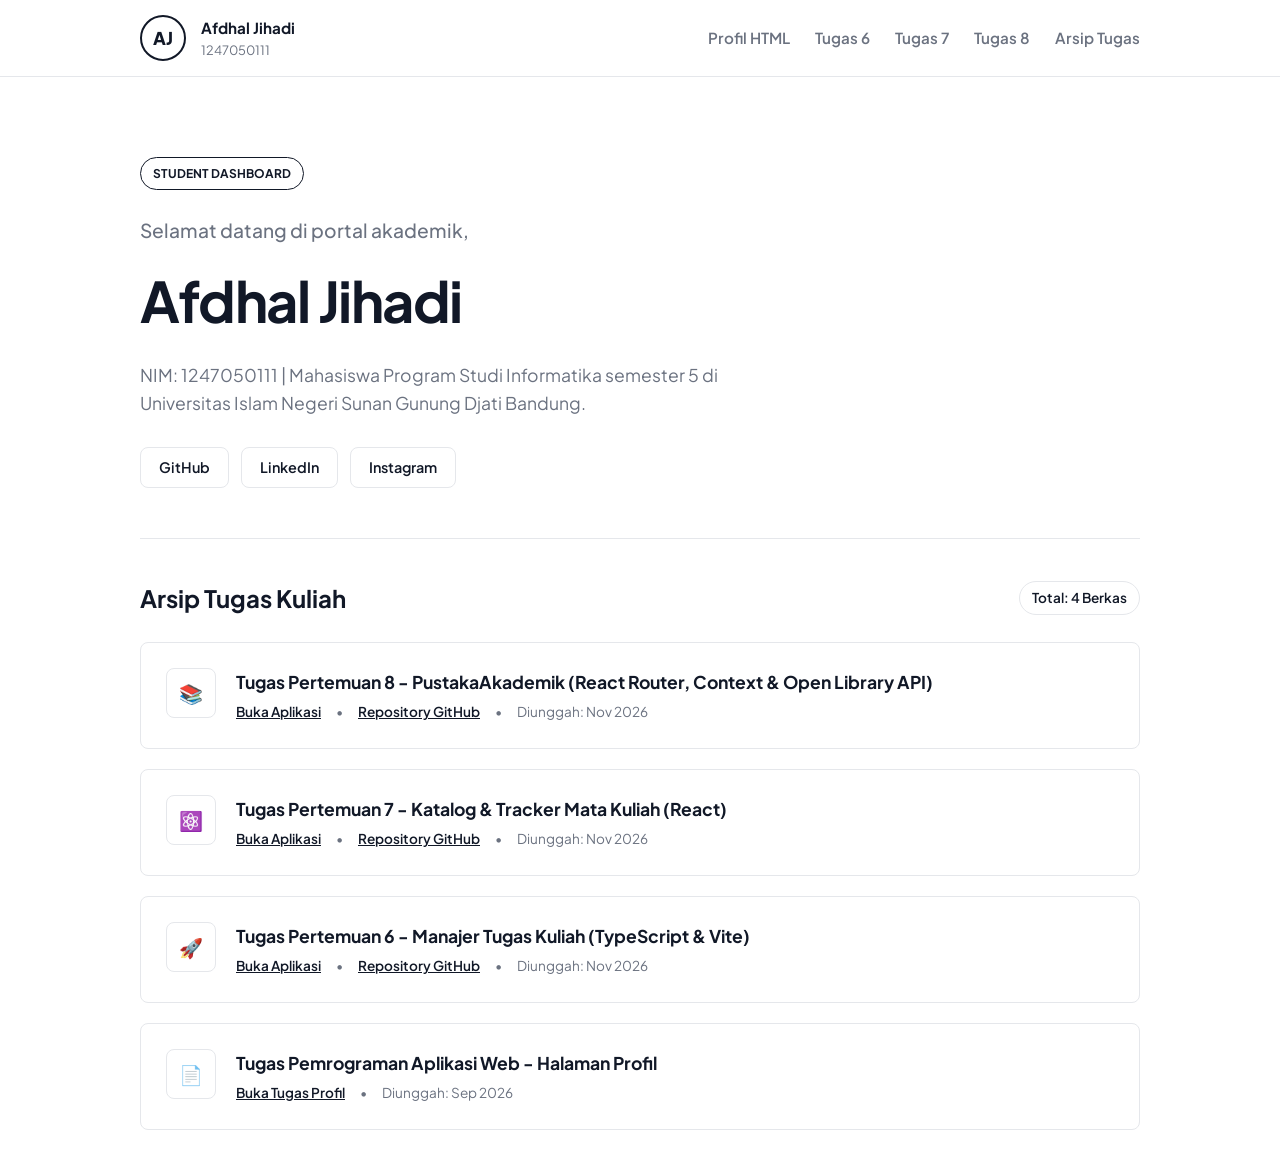
<file: index.html>
<!DOCTYPE html>
<html lang="id">
<head>
    <meta charset="UTF-8">
    <meta name="viewport" content="width=device-width, initial-scale=1.0">
    <title>Student Dashboard - Afdhal Jihadi</title>
    <link href="https://fonts.googleapis.com/css2?family=Plus+Jakarta+Sans:wght@400;500;600;700;800&display=swap" rel="stylesheet">
    <style>
        :root {
            --primary: #111827;
            --text-dark: #111827;
            --text-gray: #6b7280;
            --bg-main: #ffffff;
            --border: #e5e7eb;
            --radius: 8px;
        }
        body {
            font-family: 'Plus Jakarta Sans', sans-serif;
            background-color: var(--bg-main);
            color: var(--text-dark);
            margin: 0; padding: 0; line-height: 1.6;
        }
        .container { max-width: 1000px; margin: 0 auto; padding: 0 20px; }
        nav {
            background-color: var(--bg-main);
            border-bottom: 1px solid var(--border);
            padding: 15px 0; position: sticky; top: 0; z-index: 100;
        }
        .nav-container { display: flex; justify-content: space-between; align-items: center; }
        .nav-profile { display: flex; align-items: center; gap: 15px; }
        .avatar-initial {
            width: 42px; height: 42px; background-color: var(--bg-main);
            color: var(--text-dark); border: 2px solid var(--text-dark);
            font-weight: 800; font-size: 1.1rem; display: flex;
            align-items: center; justify-content: center; border-radius: 50%;
        }
        .nav-profile-info h3 { margin: 0; font-size: 0.95rem; }
        .nav-profile-info p { margin: 0; font-size: 0.8rem; color: var(--text-gray); }
        .nav-links { display: flex; align-items: center; gap: 25px; }
        .nav-links a { text-decoration: none; color: var(--text-gray); font-weight: 600; font-size: 0.95rem; }
        .nav-links a:hover { color: var(--text-dark); }
        .hero { padding: 80px 0 50px 0; border-bottom: 1px solid var(--border); margin-bottom: 40px; }
        .tagline {
            display: inline-block; border: 1px solid var(--text-dark);
            padding: 6px 12px; border-radius: 20px; font-size: 0.75rem; font-weight: 700; margin-bottom: 25px;
        }
        .hero-text h2 { margin: 0; font-size: 1.2rem; color: var(--text-gray); font-weight: 500; }
        .hero-text h1 { margin: 10px 0; font-size: 3.5rem; letter-spacing: -1.5px; }
        .hero-text p { font-size: 1.1rem; color: var(--text-gray); max-width: 600px; margin-top: 15px; }
        .hero-links { display: flex; gap: 12px; margin-top: 30px; }
        .hero-links a {
            padding: 8px 18px; border: 1px solid var(--border); border-radius: var(--radius);
            text-decoration: none; color: var(--text-dark); font-size: 0.9rem; font-weight: 600;
        }
        .section-header { display: flex; justify-content: space-between; align-items: center; margin-bottom: 25px; margin-top: 40px; }
        .section-header h2 { margin: 0; font-size: 1.5rem; }
        .card { background: var(--bg-main); border: 1px solid var(--border); border-radius: var(--radius); padding: 25px; margin-bottom: 20px; }
        .task-item { display: flex; align-items: flex-start; gap: 20px; }
        .task-icon { width: 48px; height: 48px; border: 1px solid var(--border); border-radius: var(--radius); display: flex; align-items: center; justify-content: center; font-size: 1.2rem; }
        .task-details { flex: 1; }
        .task-details h3 { margin: 0 0 5px 0; font-size: 1.1rem; }
        .task-meta { font-size: 0.85rem; color: var(--text-gray); display: flex; gap: 15px; align-items: center; flex-wrap: wrap; }
        .task-meta a { color: var(--text-dark); text-decoration: underline; font-weight: 600; }
    </style>
</head>
<body>
    <nav>
        <div class="container nav-container">
            <div class="nav-profile">
                <div class="avatar-initial">AJ</div>
                <div class="nav-profile-info">
                    <h3>Afdhal Jihadi</h3>
                    <p>1247050111</p>
                </div>
            </div>
            <div class="nav-links">
                <a href="/profile/">Profil HTML</a>
                <a href="/tugas-6/">Tugas 6</a>
                <a href="/tugas-7/">Tugas 7</a>
                <a href="/tugas-8/">Tugas 8</a>
                <a href="#arsip">Arsip Tugas</a>
            </div>
        </div>
    </nav>

    <div class="container">
        <div class="hero">
            <div class="tagline">STUDENT DASHBOARD</div>
            <div class="hero-text">
                <h2>Selamat datang di portal akademik,</h2>
                <h1>Afdhal Jihadi</h1>
                <p>NIM: 1247050111 | Mahasiswa Program Studi Informatika semester 5 di Universitas Islam Negeri Sunan Gunung Djati Bandung.</p>
                <div class="hero-links">
                    <a href="https://github.com/jjhdii99-cyber" target="_blank">GitHub</a>
                    <a href="https://www.linkedin.com/in/afdhal-jihadi-836770322" target="_blank">LinkedIn</a>
                    <a href="https://www.instagram.com/jjhdii?utm_source=qr&stkn=MTRmYWV3MWo0aGk4OA==" target="_blank">Instagram</a>
                </div>
            </div>
        </div>

        <div id="arsip">
            <div class="section-header">
                <h2>Arsip Tugas Kuliah</h2>
                <span style="border: 1px solid var(--border); padding: 5px 12px; border-radius: 20px; font-size: 0.85rem; font-weight: 600;">Total: 4 Berkas</span>
            </div>

            <div class="card task-item">
                <div class="task-icon">📚</div>
                <div class="task-details">
                    <h3>Tugas Pertemuan 8 - PustakaAkademik (React Router, Context & Open Library API)</h3>
                    <div class="task-meta">
                        <a href="/tugas-8/">Buka Aplikasi</a>
                        <span>•</span>
                        <a href="https://github.com/jjhdii119/tugas-8-react" target="_blank">Repository GitHub</a>
                        <span>•</span>
                        <span>Diunggah: Nov 2026</span>
                    </div>
                </div>
            </div>

            <div class="card task-item">
                <div class="task-icon">⚛️</div>
                <div class="task-details">
                    <h3>Tugas Pertemuan 7 - Katalog & Tracker Mata Kuliah (React)</h3>
                    <div class="task-meta">
                        <a href="/tugas-7/">Buka Aplikasi</a>
                        <span>•</span>
                        <a href="https://github.com/jjhdii119/tugas-7-react" target="_blank">Repository GitHub</a>
                        <span>•</span>
                        <span>Diunggah: Nov 2026</span>
                    </div>
                </div>
            </div>

            <div class="card task-item">
                <div class="task-icon">🚀</div>
                <div class="task-details">
                    <h3>Tugas Pertemuan 6 - Manajer Tugas Kuliah (TypeScript & Vite)</h3>
                    <div class="task-meta">
                        <a href="/tugas-6/">Buka Aplikasi</a>
                        <span>•</span>
                        <a href="https://github.com/jjhdii119/pengelola-tugas-ts" target="_blank">Repository GitHub</a>
                        <span>•</span>
                        <span>Diunggah: Nov 2026</span>
                    </div>
                </div>
            </div>

            <div class="card task-item">
                <div class="task-icon">📄</div>
                <div class="task-details">
                    <h3>Tugas Pemrograman Aplikasi Web - Halaman Profil</h3>
                    <div class="task-meta">
                        <a href="/profile/">Buka Tugas Profil</a>
                        <span>•</span>
                        <span>Diunggah: Sep 2026</span>
                    </div>
                </div>
            </div>
        </div>
    </div>
</body>
</html>
</file>
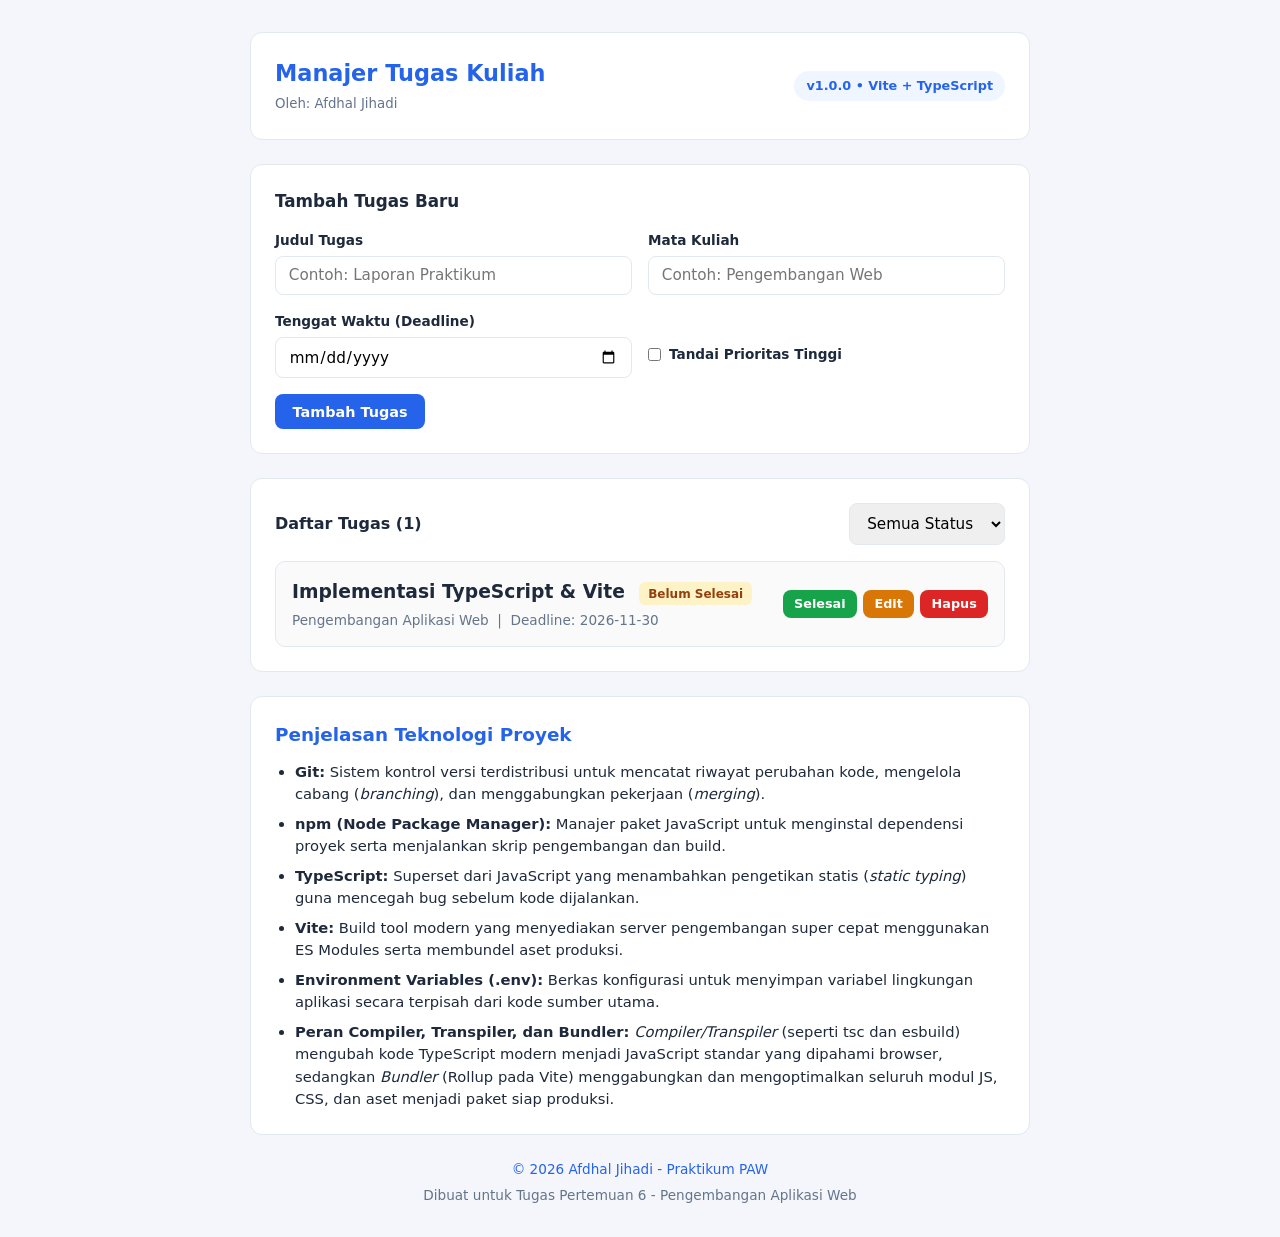
<file: tugas-6/index.html>
<!doctype html>
<html lang="id">
  <head>
    <meta charset="UTF-8" />
    <meta name="viewport" content="width=device-width, initial-scale=1.0" />
    <title>Manajer Tugas Kuliah</title>
    <script type="module" crossorigin src="/tugas-6/assets/index-fe8ZjXHj.js"></script>
    <link rel="stylesheet" crossorigin href="/tugas-6/assets/index-lo7FiT4G.css">
  </head>
  <body>
    <div id="app"></div>
  </body>
</html>
</file>
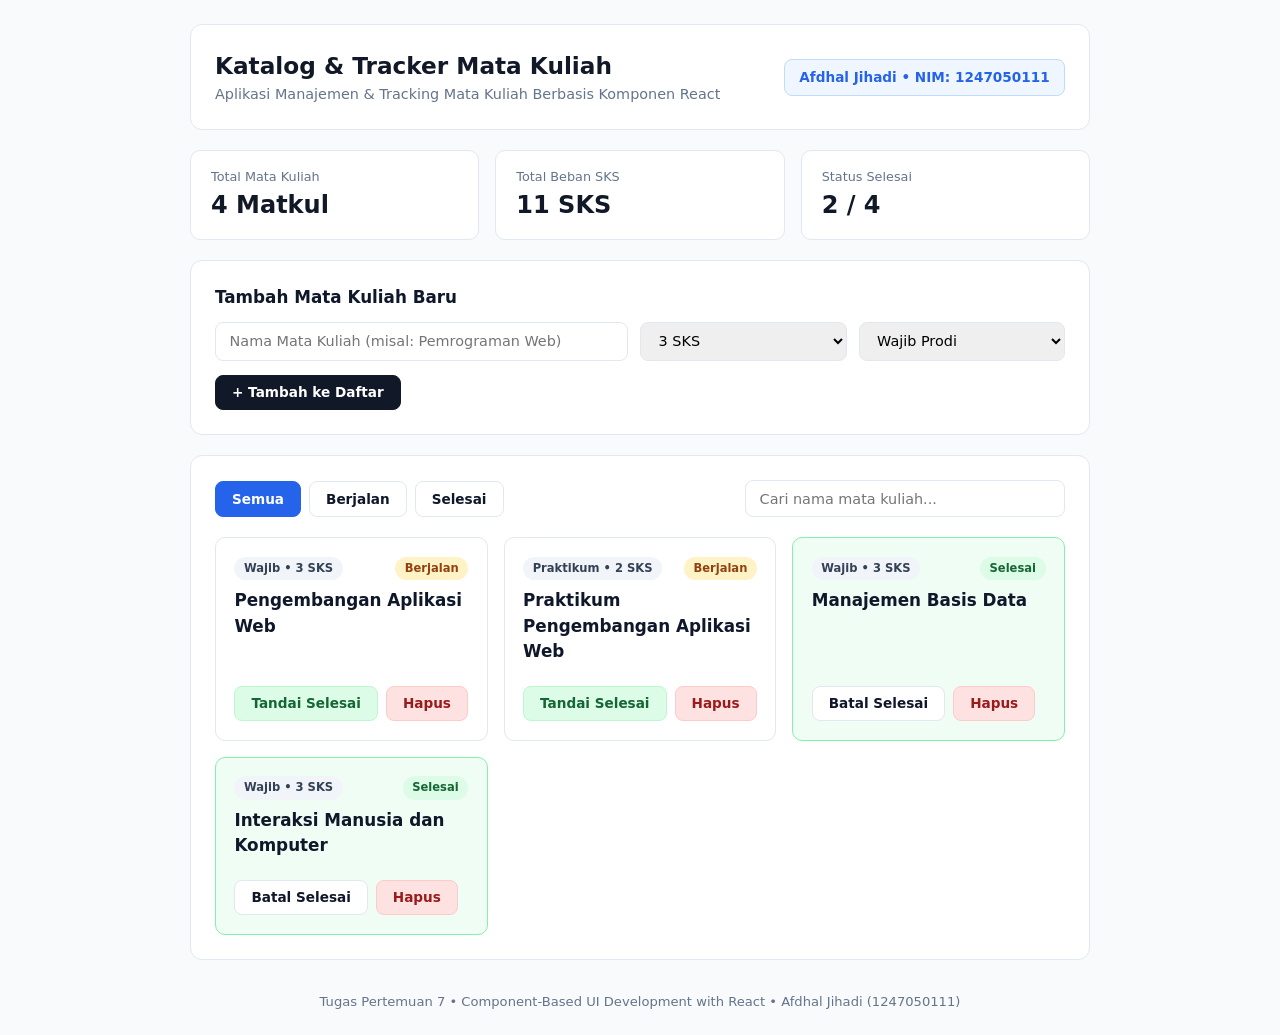
<file: tugas-7/index.html>
<!doctype html>
<html lang="id">
  <head>
    <meta charset="UTF-8" />
    <meta name="viewport" content="width=device-width, initial-scale=1.0" />
    <title>Katalog & Tracker Mata Kuliah - React</title>
    <script type="module" crossorigin src="/tugas-7/assets/index-D-FME437.js"></script>
    <link rel="stylesheet" crossorigin href="/tugas-7/assets/index-DmvWoVS_.css">
  </head>
  <body>
    <div id="root"></div>
  </body>
</html>
</file>
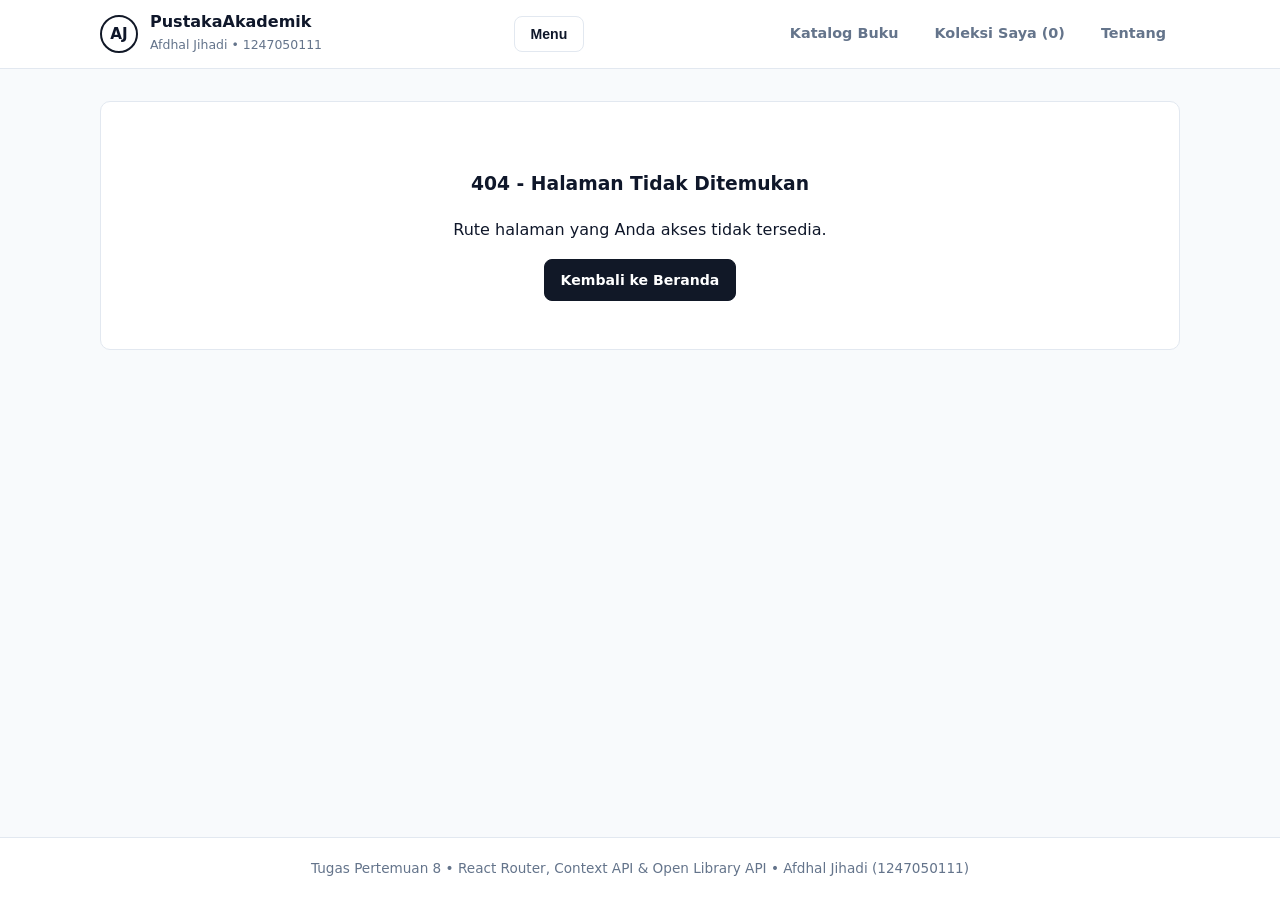
<file: tugas-8/index.html>
<!doctype html>
<html lang="en">
  <head>
    <meta charset="UTF-8" />
    <link rel="icon" type="image/svg+xml" href="/tugas-8/favicon.svg" />
    <meta name="viewport" content="width=device-width, initial-scale=1.0" />
    <title>tugas-8-react</title>
    <script type="module" crossorigin src="/tugas-8/assets/index-BPbclXk_.js"></script>
    <link rel="stylesheet" crossorigin href="/tugas-8/assets/index-DKuBMQKw.css">
  </head>
  <body>
    <div id="root"></div>
  </body>
</html>
</file>
<file: tugas-6/assets/index-lo7FiT4G.css>
:root{--bg:#f4f6fb;--card:#fff;--primary:#2563eb;--primary-hover:#1d4ed8;--danger:#dc2626;--warning:#d97706;--success:#16a34a;--text:#1e293b;--muted:#64748b;--border:#e2e8f0}*{box-sizing:border-box;margin:0;padding:0;font-family:Segoe UI,system-ui,-apple-system,sans-serif}body{background:var(--bg);color:var(--text);padding:2rem 1rem;line-height:1.5}.container{max-width:780px;margin:0 auto}header{background:var(--card);border:1px solid var(--border);border-radius:12px;flex-wrap:wrap;justify-content:space-between;align-items:center;gap:.75rem;margin-bottom:1.5rem;padding:1.5rem;display:flex}header h1{color:var(--primary);font-size:1.4rem}.badge-env{color:var(--primary);background:#eff6ff;border-radius:999px;padding:.35rem .75rem;font-size:.8rem;font-weight:600}.card{background:var(--card);border:1px solid var(--border);border-radius:12px;margin-bottom:1.5rem;padding:1.5rem}.form-grid{grid-template-columns:1fr 1fr;gap:1rem;display:grid}.form-group{flex-direction:column;gap:.35rem;display:flex}.form-group.full{grid-column:1/-1}label{font-size:.85rem;font-weight:600}input,select{border:1px solid var(--border);border-radius:8px;padding:.6rem .8rem;font-size:.95rem}input:focus,select:focus{outline:2px solid var(--primary);border-color:#0000}.btn-group{gap:.5rem;margin-top:1rem;display:flex}button{cursor:pointer;border:none;border-radius:8px;padding:.6rem 1.1rem;font-size:.9rem;font-weight:600;transition:opacity .2s}button:hover{opacity:.9}.btn-primary{background:var(--primary);color:#fff}.btn-secondary{color:var(--text);background:#e2e8f0}.btn-success{background:var(--success);color:#fff;padding:.4rem .7rem;font-size:.8rem}.btn-warning{background:var(--warning);color:#fff;padding:.4rem .7rem;font-size:.8rem}.btn-danger{background:var(--danger);color:#fff;padding:.4rem .7rem;font-size:.8rem}.toolbar{flex-wrap:wrap;justify-content:space-between;align-items:center;gap:.5rem;margin-bottom:1rem;display:flex}.task-list{flex-direction:column;gap:.75rem;display:flex}.task-item{border:1px solid var(--border);background:#fafafa;border-radius:10px;justify-content:space-between;align-items:center;gap:1rem;padding:1rem;display:flex}.task-item.done{background:#f0fdf4;border-color:#bbf7d0}.task-item.done h3{color:var(--muted);text-decoration:line-through}.task-meta{color:var(--muted);margin-top:.25rem;font-size:.85rem}.status-pill{border-radius:6px;margin-left:.5rem;padding:.15rem .55rem;font-size:.75rem;font-weight:700;display:inline-block}.status-pending{color:#92400e;background:#fef3c7}.status-done{color:#166534;background:#dcfce7}.task-actions{flex-shrink:0;gap:.4rem;display:flex}.info-section h2{color:var(--primary);margin-bottom:.75rem;font-size:1.15rem}.info-section ul{flex-direction:column;gap:.5rem;padding-left:1.25rem;font-size:.92rem;display:flex}@media (width<=600px){.form-grid{grid-template-columns:1fr}.task-item{flex-direction:column;align-items:flex-start}}
</file>
<file: tugas-7/assets/index-DmvWoVS_.css>
:root{--bg:#f8fafc;--card:#fff;--primary:#111827;--accent:#2563eb;--success:#16a34a;--warning:#d97706;--danger:#dc2626;--text:#0f172a;--muted:#64748b;--border:#e2e8f0}*{box-sizing:border-box;margin:0;padding:0;font-family:Segoe UI,system-ui,-apple-system,sans-serif}body{background:var(--bg);color:var(--text);padding:1.5rem 1rem;line-height:1.5}.app-container{max-width:900px;margin:0 auto}.header-card{background:var(--card);border:1px solid var(--border);border-radius:12px;flex-wrap:wrap;justify-content:space-between;align-items:center;gap:1rem;margin-bottom:1.25rem;padding:1.5rem;display:flex}.header-card h1{color:var(--primary);font-size:1.45rem}.student-badge{color:var(--accent);background:#eff6ff;border:1px solid #bfdbfe;border-radius:8px;padding:.45rem .9rem;font-size:.85rem;font-weight:600}.stats-grid{grid-template-columns:repeat(3,1fr);gap:1rem;margin-bottom:1.25rem;display:grid}.stat-box{background:var(--card);border:1px solid var(--border);border-radius:10px;padding:1rem 1.25rem}.stat-box span{color:var(--muted);font-size:.8rem;display:block}.stat-box strong{color:var(--primary);font-size:1.5rem}.card{background:var(--card);border:1px solid var(--border);border-radius:12px;margin-bottom:1.25rem;padding:1.5rem}.form-grid{grid-template-columns:2fr 1fr 1fr;gap:.75rem;margin-top:.75rem;display:grid}input,select{border:1px solid var(--border);border-radius:8px;width:100%;padding:.6rem .85rem;font-size:.9rem}input:focus,select:focus{outline:2px solid var(--accent);border-color:#0000}.filter-bar{flex-wrap:wrap;justify-content:space-between;align-items:center;gap:1rem;margin-bottom:1.25rem;display:flex}.filter-tabs{flex-wrap:wrap;gap:.5rem;display:flex}.btn{border:1px solid var(--border);background:var(--card);color:var(--text);cursor:pointer;border-radius:8px;padding:.55rem 1rem;font-size:.85rem;font-weight:600;transition:all .15s}.btn:hover{opacity:.9}.btn-primary{background:var(--primary);color:#fff;border-color:var(--primary)}.btn-accent{background:var(--accent);color:#fff;border-color:var(--accent)}.btn-success{color:#166534;background:#dcfce7;border-color:#bbf7d0}.btn-danger{color:#991b1b;background:#fee2e2;border-color:#fecaca}.course-grid{grid-template-columns:repeat(auto-fill,minmax(260px,1fr));gap:1rem;display:grid}.course-card{background:var(--card);border:1px solid var(--border);border-radius:10px;flex-direction:column;justify-content:space-between;gap:.85rem;padding:1.15rem;display:flex}.course-card.completed{background:#f0fdf4;border-color:#86efac}.badge-pill{color:#334155;background:#f1f5f9;border-radius:999px;padding:.2rem .6rem;font-size:.72rem;font-weight:700;display:inline-block}.badge-done{color:#166534;background:#dcfce7}.badge-active{color:#92400e;background:#fef3c7}.card-actions{gap:.5rem;margin-top:.5rem;display:flex}.empty-state{text-align:center;color:var(--muted);border:1px dashed var(--border);border-radius:10px;padding:2.5rem 1rem}.footer-info{text-align:center;color:var(--muted);margin-top:2rem;font-size:.82rem}@media (width<=680px){.stats-grid,.form-grid{grid-template-columns:1fr}}
</file>
<file: tugas-8/assets/index-DKuBMQKw.css>
:root{--bg:#f8fafc;--surface:#fff;--text:#0f172a;--muted:#64748b;--border:#e2e8f0;--primary:#111827;--accent:#2563eb;--success:#15803d;--danger:#dc2626;--radius:10px}*{box-sizing:border-box}body{background-color:var(--bg);color:var(--text);margin:0;font-family:Plus Jakarta Sans,system-ui,-apple-system,sans-serif;line-height:1.6}a{color:inherit;text-decoration:none}.container{max-width:1120px;margin:0 auto;padding:0 20px}.app-shell{flex-direction:column;min-height:100vh;display:flex}.main-content{flex:1;width:100%;padding-top:2rem;padding-bottom:3rem}.navbar{background:var(--surface);border-bottom:1px solid var(--border);z-index:50;position:sticky;top:0}.nav-inner{justify-content:space-between;align-items:center;gap:1rem;min-height:68px;display:flex}.brand{align-items:center;gap:12px;display:flex}.brand-badge{border:2px solid var(--primary);border-radius:50%;justify-content:center;align-items:center;width:38px;height:38px;font-size:.95rem;font-weight:800;display:flex}.brand strong{font-size:1rem;line-height:1.2;display:block}.brand small{color:var(--muted);font-size:.78rem}.nav-links{align-items:center;gap:8px;display:flex}.nav-item{color:var(--muted);border-radius:8px;padding:8px 14px;font-size:.9rem;font-weight:600}.nav-item:hover{background:var(--bg);color:var(--text)}.nav-item.active{background:var(--primary);color:#fff}.menu-toggle{display:none}.page-header{margin-bottom:1.5rem}.page-header h1{letter-spacing:-.5px;margin:0 0 .35rem;font-size:1.85rem}.page-header p{color:var(--muted);margin:0}.card{background:var(--surface);border:1px solid var(--border);border-radius:var(--radius);padding:1.25rem}.btn{border:1px solid var(--border);background:var(--surface);color:var(--text);cursor:pointer;border-radius:8px;justify-content:center;align-items:center;padding:.55rem 1rem;font-size:.88rem;font-weight:600;transition:all .15s;display:inline-flex}.btn:hover:not(:disabled){border-color:var(--primary)}.btn:disabled{opacity:.5;cursor:not-allowed}.btn-primary{background:var(--primary);color:#fff;border-color:var(--primary)}.btn-primary:hover:not(:disabled){background:#1f2937}.btn-saved{color:var(--success);background:#dcfce7;border-color:#86efac}.btn-danger{color:var(--danger);border-color:#fecaca}input,select,textarea{border:1px solid var(--border);width:100%;font:inherit;background:var(--surface);border-radius:8px;padding:.6rem .85rem;font-size:.92rem}input:focus,select:focus,textarea:focus{outline:2px solid var(--accent);outline-offset:-1px}.filter-panel{margin-bottom:1.5rem}.search-row{gap:.75rem;margin-bottom:1rem;display:flex}.controls-row{grid-template-columns:repeat(auto-fit,minmax(220px,1fr));gap:1rem;display:grid}.control-group label{color:var(--muted);margin-bottom:.35rem;font-size:.82rem;font-weight:600;display:block}.results-bar{color:var(--muted);margin-bottom:1rem;font-size:.9rem}.book-grid{grid-template-columns:repeat(auto-fill,minmax(245px,1fr));gap:1.25rem;display:grid}.book-card{flex-direction:column;padding:0;display:flex;overflow:hidden}.book-cover{border-bottom:1px solid var(--border);background:#f1f5f9;justify-content:center;align-items:center;height:220px;display:flex}.book-cover img{object-fit:cover;width:100%;height:100%}.cover-placeholder{color:var(--muted);text-align:center;justify-content:center;align-items:center;padding:1rem;font-size:.85rem;display:flex}.book-body{flex-direction:column;flex:1;padding:1rem;display:flex}.book-meta-top{flex-wrap:wrap;gap:.5rem;margin-bottom:.6rem;display:flex}.badge{color:var(--accent);background:#eff6ff;border-radius:999px;padding:3px 9px;font-size:.75rem;font-weight:700}.badge-muted{color:var(--muted);background:#f1f5f9;border-radius:999px;padding:3px 9px;font-size:.75rem;font-weight:600}.book-title{margin:0 0 .4rem;font-size:1rem;line-height:1.35}.book-title a:hover{color:var(--accent)}.book-author{color:var(--muted);flex:1;margin:0 0 1rem;font-size:.85rem}.book-actions{gap:.5rem;display:flex}.book-actions .btn{flex:1}.pagination{justify-content:center;align-items:center;gap:1rem;margin-top:2rem;display:flex}.page-indicator{color:var(--muted);font-size:.9rem}.detail-card{grid-template-columns:260px 1fr;gap:2rem;display:grid}.detail-cover img{border:1px solid var(--border);border-radius:8px;width:100%}.detail-info h1{margin:.5rem 0;font-size:1.75rem}.detail-sub{color:var(--muted);margin-top:0}.detail-actions{gap:.75rem;margin:1.25rem 0;display:flex}.detail-section{border-top:1px solid var(--border);margin-top:1.5rem;padding-top:1.25rem}.detail-desc{white-space:pre-line;color:#334155}.tag-list{flex-wrap:wrap;gap:.5rem;display:flex}.collection-layout{grid-template-columns:380px 1fr;align-items:start;gap:1.5rem;display:grid}.note-form{flex-direction:column;gap:1rem;display:flex}.form-error{color:var(--danger);margin:0;font-size:.85rem;font-weight:600}.form-success{color:var(--success);margin:0;font-size:.85rem;font-weight:600}.saved-list{flex-direction:column;gap:1rem;display:flex}.saved-item{justify-content:space-between;align-items:flex-start;gap:1rem;display:flex}.saved-item h3{margin:.35rem 0}.saved-note{color:#475569;margin:0;font-size:.9rem;font-style:italic}.state-box{text-align:center;padding:3rem 1.5rem}.error-box{border-color:#fecaca}.spinner{border:3px solid var(--border);border-top-color:var(--primary);border-radius:50%;width:34px;height:34px;margin:0 auto 1rem;animation:.7s linear infinite spin}@keyframes spin{to{transform:rotate(360deg)}}.footer{border-top:1px solid var(--border);background:var(--surface);text-align:center;color:var(--muted);padding:1.25rem 0;font-size:.85rem}@media (width<=768px){.menu-toggle{display:inline-flex}.nav-links{background:var(--surface);border-bottom:1px solid var(--border);flex-direction:column;align-items:stretch;padding:1rem;display:none;position:absolute;top:68px;left:0;right:0}.nav-links.open{display:flex}.detail-card,.collection-layout{grid-template-columns:1fr}.saved-item{flex-direction:column}}
</file>
